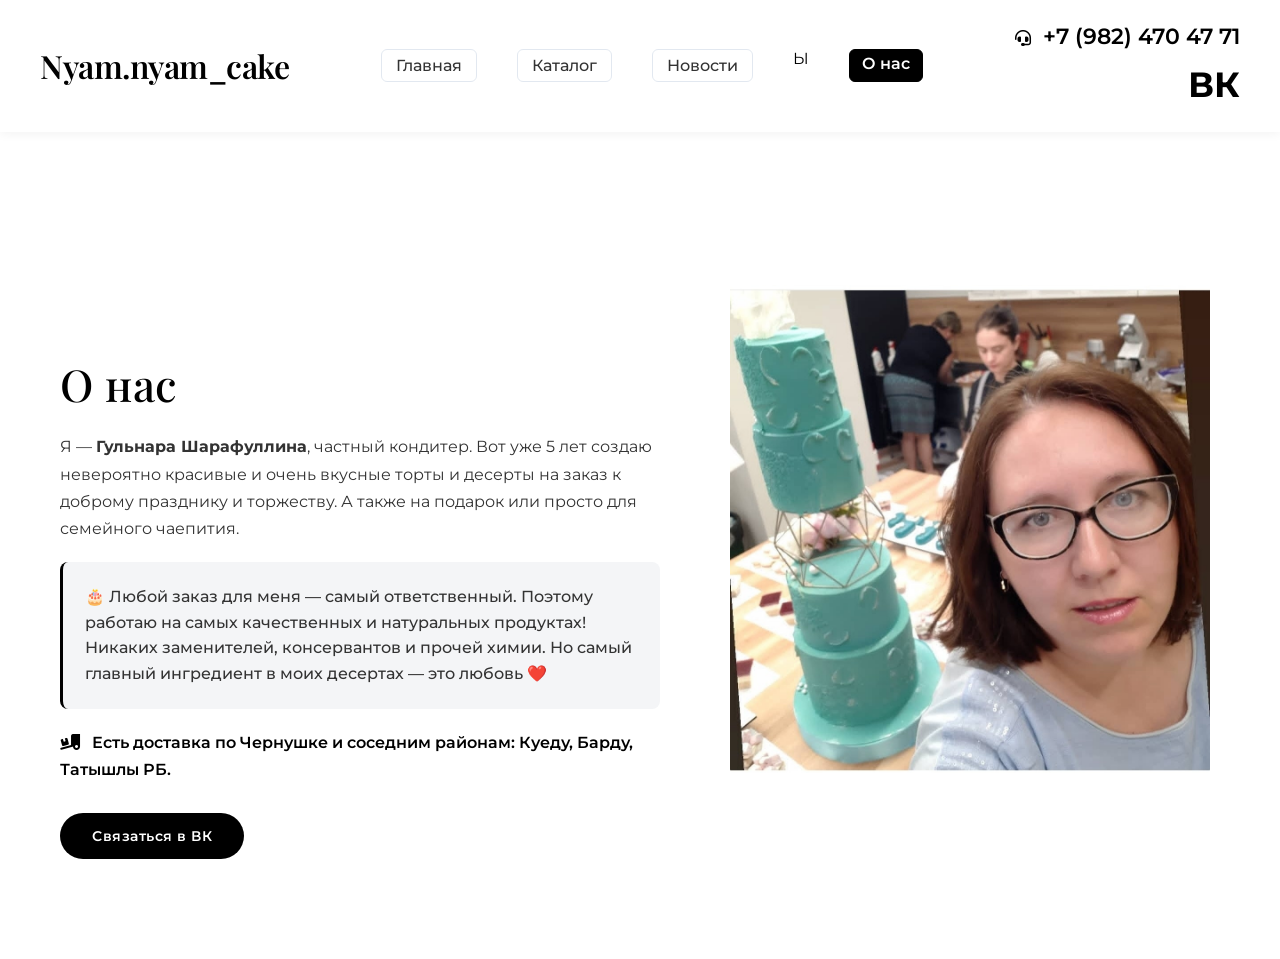
<file: about.html>
<!DOCTYPE html>
<html lang="ru">
<head>
    <meta charset="UTF-8">
    <meta name="viewport" content="width=device-width, initial-scale=1.0">
    <title>Nyam.nyam cake — О нас</title>
    <link rel="preconnect" href="https://fonts.googleapis.com">
    <link rel="preconnect" href="https://fonts.gstatic.com" crossorigin>
    <link href="https://fonts.googleapis.com/css2?family=Montserrat:wght@300;400;500;600;700&family=Playfair+Display:ital,wght@0,400..700;1,400..700&display=swap" rel="stylesheet">
    <link rel="stylesheet" href="https://cdnjs.cloudflare.com/ajax/libs/font-awesome/6.4.0/css/all.min.css">
    
    <link rel="stylesheet" href="css/main.css">
</head>
<body>

    <section class="hero hero-about">
        <header class="header">
            <div class="logo">
                Nyam.nyam_cake
            </div>

            <nav class="nav">
                <a href="index.html" class="nav-bordered">Главная</a>
                <a href="catalog.html" class="nav-bordered">Каталог</a>
                <a href="news.html" class="nav-bordered">Новости</a>Ы
                <a href="about.html" class="active">О нас</a>
            </nav>

            <div class="header-right">
                <div class="contacts">
                    <span class="phone">
                        <i class="fa-solid fa-headset" style="margin-right: 6px; font-size: 16px;"></i> 
                        +7 (982) 470 47 71
                    </span>
                    <div><a href="https://vk.com/nyam.nyam_cake" target="_blank" class="vk-link">ВК</a></div>
                </div>
            </div>
        </header>

        <!-- Двухколоночный контейнер (Текст слева, Фото справа) -->
        <div class="about-grid-container">
            
            <!-- Левая колонка: Текст -->
            <div class="about-content">
                <h1 class="about-title">О нас</h1>
                <div class="about-text-block">
                    <p>Я — <strong>Гульнара Шарафуллина</strong>, частный кондитер. Вот уже 5 лет создаю невероятно красивые и очень вкусные торты и десерты на заказ к доброму празднику и торжеству. А также на подарок или просто для семейного чаепития.</p>
                    
                    <p class="highlight-p">🎂 Любой заказ для меня — самый ответственный. Поэтому работаю на самых качественных и натуральных продуктах! Никаких заменителей, консервантов и прочей химии. Но самый главный ингредиент в моих десертах — это любовь ❤️</p>
                    
                    <p class="delivery-p"><i class="fa-solid fa-truck-ramp-box"></i> Есть доставка по Чернушке и соседним районам: Куеду, Барду, Татышлы РБ.</p>
                </div>
                <a href="https://vk.com/nyam.nyam_cake" target="_blank" class="about-btn">Связаться в ВК</a>
            </div>

            <!-- Правая колонка: Фотография -->
            <div class="about-image-wrapper">
                <img src="img/gulnara.jpg" alt="Гульнара Шарафуллина — Кондитер" class="about-img">
            </div>

        </div>
    </section>

</body>
</html>
</file>
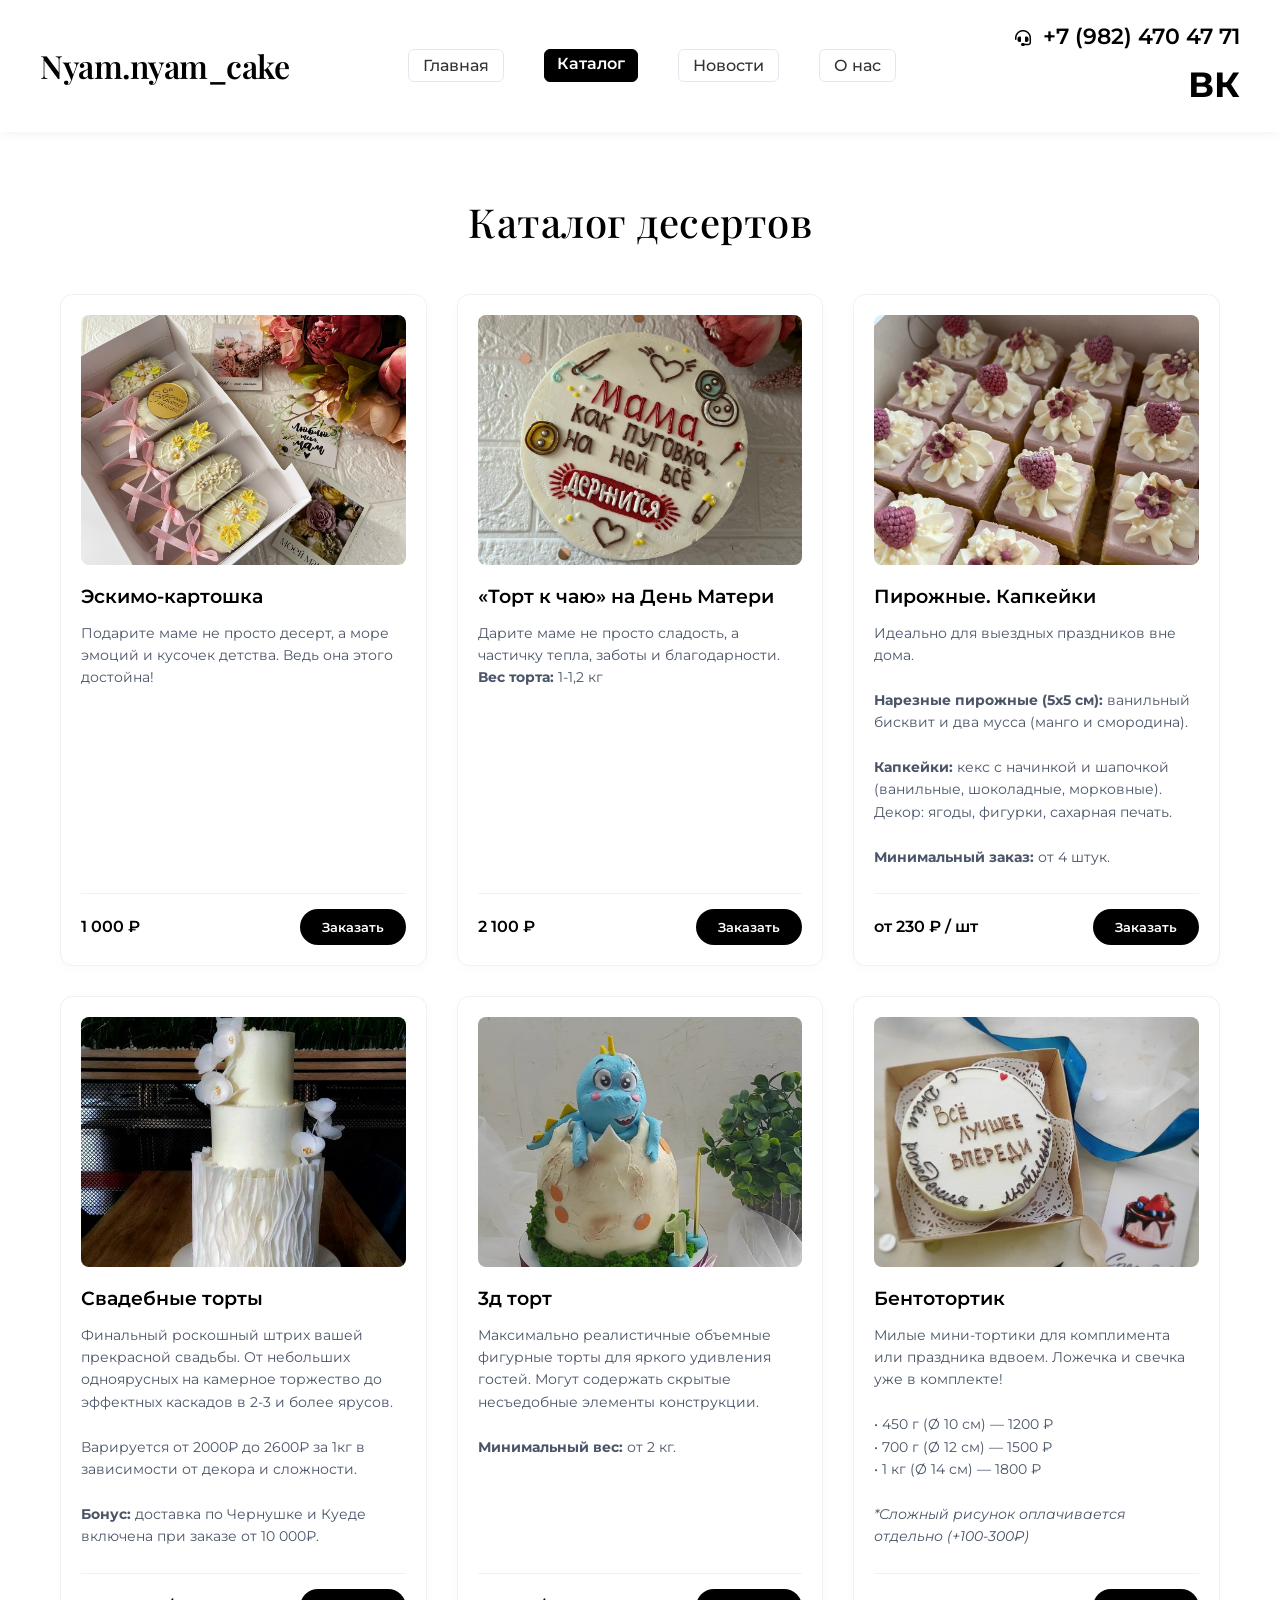
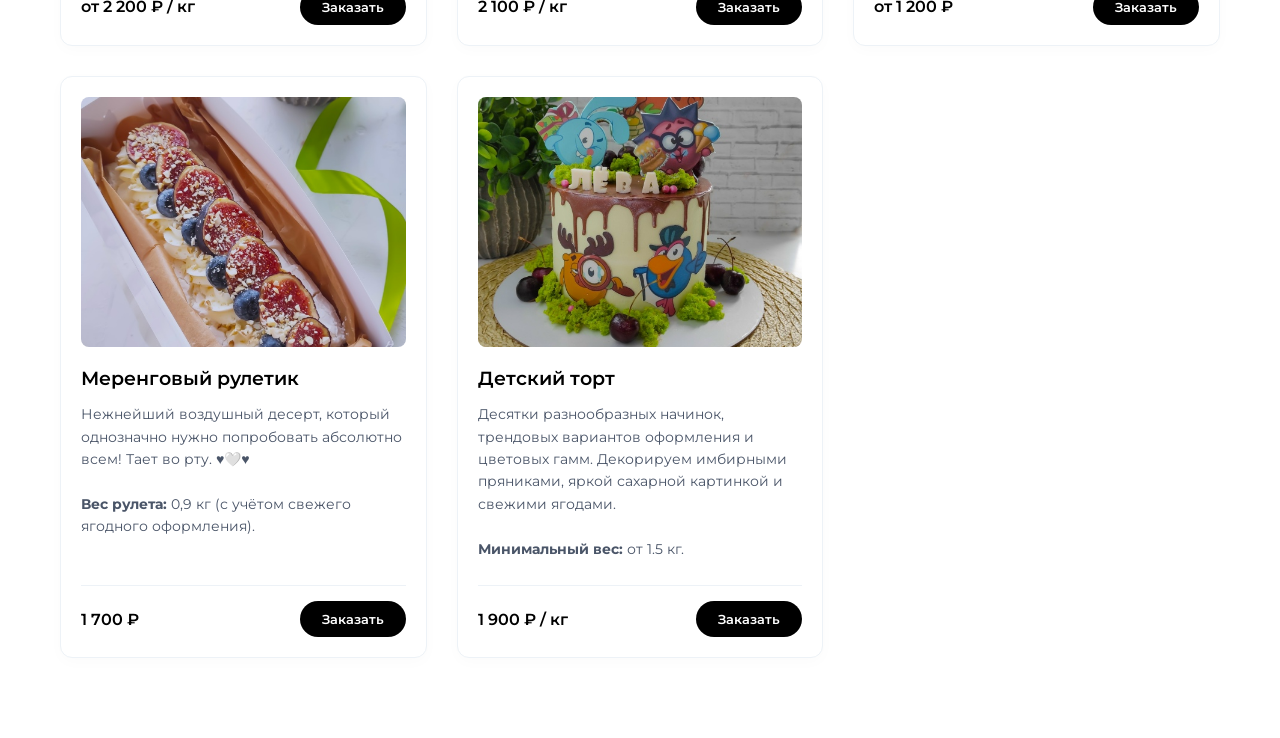
<file: catalog.html>
<!DOCTYPE html>
<html lang="ru">
<head>
    <meta charset="UTF-8">
    <meta name="viewport" content="width=device-width, initial-scale=1.0">
    <title>Nyam.nyam cake — Каталог</title>
    <link rel="preconnect" href="https://fonts.googleapis.com">
    <link rel="preconnect" href="https://fonts.gstatic.com" crossorigin>
    <link href="https://fonts.googleapis.com/css2?family=Montserrat:wght@300;400;500;600;700&family=Playfair+Display:ital,wght@0,400..700;1,400..700&display=swap" rel="stylesheet">
    <link rel="stylesheet" href="https://cdnjs.cloudflare.com/ajax/libs/font-awesome/6.4.0/css/all.min.css">
    
    <link rel="stylesheet" href="css/main.css">
</head>
<body>

    <section class="catalog-page">
        <header class="header">
            <div class="logo">Nyam.nyam_cake</div>

            <nav class="nav">
                <a href="index.html" class="nav-bordered">Главная</a>
                <a href="catalog.html" class="active">Каталог</a>
                <a href="news.html" class="nav-bordered">Новости</a>
                <a href="about.html" class="nav-bordered">О нас</a>
            </nav>

            <div class="header-right">
                <div class="contacts">
                    <span class="phone">
                        <i class="fa-solid fa-headset" style="margin-right: 6px; font-size: 16px;"></i> 
                        +7 (982) 470 47 71
                    </span>
                    <div><a href="https://vk.com/nyam.nyam_cake" target="_blank" class="vk-link">ВК</a></div>
                </div>
            </div>
        </header>

        <div class="catalog-container">
            <h1 class="catalog-main-title">Каталог десертов</h1>
            
            <div class="products-grid">
                
                <div class="product-card">
                    <div class="product-img-wrapper">
                        <img src="img/eskimo.jpg" alt="Эскимо-картошка" class="product-img">
                    </div>
                    <h3 class="product-title">Эскимо-картошка</h3>
                    <p class="product-desc">Подарите маме не просто десерт, а море эмоций и кусочек детства. Ведь она этого достойна!</p>
                    <div class="product-footer">
                        <span class="product-price">1 000 ₽</span>
                        <a href="https://vk.com/nyam.nyam_cake" target="_blank" class="order-btn">Заказать</a>
                    </div>
                </div>

                <div class="product-card">
                    <div class="product-img-wrapper">
                        <img src="img/mother-day-cake.jpg" alt="Торт к чаю на День Матери" class="product-img">
                    </div>
                    <h3 class="product-title">«Торт к чаю» на День Матери</h3>
                    <p class="product-desc">Дарите маме не просто сладость, а частичку тепла, заботы и благодарности.<br><strong>Вес торта:</strong> 1-1,2 кг</p>
                    <div class="product-footer">
                        <span class="product-price">2 100 ₽</span>
                        <a href="https://vk.com/nyam.nyam_cake" target="_blank" class="order-btn">Заказать</a>
                    </div>
                </div>

                <div class="product-card">
                    <div class="product-img-wrapper">
                        <img src="img/cupcakes.jpg" alt="Пирожные и капкейки" class="product-img">
                    </div>
                    <h3 class="product-title">Пирожные. Капкейки</h3>
                    <p class="product-desc">Идеально для выездных праздников вне дома. <br><br>
                    <strong>Нарезные пирожные (5х5 см):</strong> ванильный бисквит и два мусса (манго и смородина).<br><br>
                    <strong>Капкейки:</strong> кекс с начинкой и шапочкой (ванильные, шоколадные, морковные). Декор: ягоды, фигурки, сахарная печать.<br><br>
                    <strong>Минимальный заказ:</strong> от 4 штук.</p>
                    <div class="product-footer">
                        <span class="product-price">от 230 ₽ / шт</span>
                        <a href="https://vk.com/nyam.nyam_cake" target="_blank" class="order-btn">Заказать</a>
                    </div>
                </div>

                <div class="product-card">
                    <div class="product-img-wrapper">
                        <img src="img/wedding-cakes.jpg" alt="Свадебные торты" class="product-img">
                    </div>
                    <h3 class="product-title">Свадебные торты</h3>
                    <p class="product-desc">Финальный роскошный штрих вашей прекрасной свадьбы. От небольших одноярусных на камерное торжество до эффектных каскадов в 2-3 и более ярусов.<br><br>
                    Варируется от 2000₽ до 2600₽ за 1кг в зависимости от декора и сложности.<br><br>
                    <strong>Бонус:</strong> доставка по Чернушке и Куеде включена при заказе от 10 000₽.</p>
                    <div class="product-footer">
                        <span class="product-price">от 2 200 ₽ / кг</span>
                        <a href="https://vk.com/nyam.nyam_cake" target="_blank" class="order-btn">Заказать</a>
                    </div>
                </div>

                <div class="product-card">
                    <div class="product-img-wrapper">
                        <img src="img/3d-cakes.jpg" alt="3д торты" class="product-img">
                    </div>
                    <h3 class="product-title">3д торт</h3>
                    <p class="product-desc">Максимально реалистичные объемные фигурные торты для яркого удивления гостей. Могут содержать скрытые несъедобные элементы конструкции.<br><br>
                    <strong>Минимальный вес:</strong> от 2 кг.</p>
                    <div class="product-footer">
                        <span class="product-price">2 100 ₽ / кг</span>
                        <a href="https://vk.com/nyam.nyam_cake" target="_blank" class="order-btn">Заказать</a>
                    </div>
                </div>

                <div class="product-card">
                    <div class="product-img-wrapper">
                        <img src="img/bento-cakes.jpg" alt="Бентотортики" class="product-img">
                    </div>
                    <h3 class="product-title">Бентотортик</h3>
                    <p class="product-desc">Милые мини-тортики для комплимента или праздника вдвоем. Ложечка и свечка уже в комплекте!<br><br>
                    • 450 г (Ø 10 см) — 1200 ₽<br>
                    • 700 г (Ø 12 см) — 1500 ₽<br>
                    • 1 кг (Ø 14 см) — 1800 ₽<br><br>
                    <em>*Сложный рисунок оплачивается отдельно (+100-300₽)</em></p>
                    <div class="product-footer">
                        <span class="product-price">от 1 200 ₽</span>
                        <a href="https://vk.com/nyam.nyam_cake" target="_blank" class="order-btn">Заказать</a>
                    </div>
                </div>

                <div class="product-card">
                    <div class="product-img-wrapper">
                        <img src="img/meringue-roll.jpg" alt="Меренговый рулет" class="product-img">
                    </div>
                    <h3 class="product-title">Меренговый рулетик</h3>
                    <p class="product-desc">Нежнейший воздушный десерт, который однозначно нужно попробовать абсолютно всем! Тает во рту. ♥️🤍♥️<br><br>
                    <strong>Вес рулета:</strong> 0,9 кг (с учётом свежего ягодного оформления).</p>
                    <div class="product-footer">
                        <span class="product-price">1 700 ₽</span>
                        <a href="https://vk.com/nyam.nyam_cake" target="_blank" class="order-btn">Заказать</a>
                    </div>
                </div>

                <div class="product-card">
                    <div class="product-img-wrapper">
                        <img src="img/kids-cake.jpg" alt="Детский торт" class="product-img">
                    </div>
                    <h3 class="product-title">Детский торт</h3>
                    <p class="product-desc">Десятки разнообразных начинок, трендовых вариантов оформления и цветовых гамм. Декорируем имбирными пряниками, яркой сахарной картинкой и свежими ягодами.<br><br>
                    <strong>Минимальный вес:</strong> от 1.5 кг.</p>
                    <div class="product-footer">
                        <span class="product-price">1 900 ₽ / кг</span>
                        <a href="https://vk.com/nyam.nyam_cake" target="_blank" class="order-btn">Заказать</a>
                    </div>
                </div>

            </div>
        </div>
    </section>

</body>
</html>
</file>
<file: css/main.css>
* {
    margin: 0;
    padding: 0;
    box-sizing: border-box;
}

body {
    font-family: 'Montserrat', sans-serif;
    color: #000000;
    background-color: #f5f5f5;
    overflow-x: hidden;
}

/* Главный экран */
.hero {
    position: relative;
    width: 100%;
    height: 100vh;
    min-height: 750px;
    background: url('../img/cake.jpg') no-repeat center center;
    background-size: cover;
    display: flex;
    flex-direction: column;
    
    justify-content: flex-end; 
    
    padding: 40px 60px;
}

.hero::before {
    content: '';
    position: absolute;
    top: 0; left: 0; right: 0; bottom: 0;
    background: rgba(255, 255, 255, 0.05);
    z-index: 1;
}

.header, .hero-content {
    position: relative;
    z-index: 2;
}

/* ==========================================================================
   АДАПТИВНАЯ ШАПКА САЙТА (ДЛЯ ПК И МОБИЛЬНЫХ)
   ========================================================================== */
.header {
    position: fixed;
    top: 0;
    left: 0;
    width: 100%;
    background: rgba(255, 255, 255, 0.95);
    backdrop-filter: blur(10px); /* Красивое размытие заднего фона при скролле */
    box-shadow: 0 2px 10px rgba(0, 0, 0, 0.05);
    display: flex;
    justify-content: space-between;
    align-items: center;
    padding: 20px 40px;
    z-index: 1000;
    box-sizing: border-box;
    transition: all 0.3s ease;
}

.logo {
    font-family: 'Playfair Display', serif;
    font-size: 24px;
    font-weight: 700;
    color: #000000;
}

.nav {
    display: flex;
    gap: 20px;
}

.nav-bordered, .nav a {
    font-family: 'Montserrat', sans-serif;
    font-size: 14px;
    font-weight: 500;
    color: #333333;
    text-decoration: none;
    padding: 8px 16px;
    border-radius: 20px;
    transition: all 0.2s ease;
}

.nav a.active, .nav .active {
    background-color: #000000;
    color: #ffffff !important;
}

.header-right {
    display: flex;
    align-items: center;
}

.contacts {
    display: flex;
    flex-direction: column;
    align-items: flex-end;
    gap: 4px;
    font-family: 'Montserrat', sans-serif;
}

.phone {
    font-size: 14px;
    font-weight: 600;
    color: #000000;
    white-space: nowrap;
}

.vk-link {
    font-size: 14px;
    font-weight: 700;
    color: #49719a;
    text-decoration: none;
}

/* 📱 МОБИЛЬНЫЕ СТИЛИ (для экранов меньше 768px) */
@media (max-width: 768px) {
    .header {
        flex-direction: column; /* Выстраиваем логотип, меню и контакты друг под другом */
        gap: 12px;
        padding: 15px;
    }

    .logo {
        font-size: 20px;
    }

    .nav {
        gap: 8px;
        width: 100%;
        justify-content: center;
        flex-wrap: wrap; /* Если ссылки не влезают, они мягко перенесутся на новую строку */
    }

    .nav-bordered, .nav a {
        font-size: 12px;
        padding: 6px 12px;
    }

    .contacts {
        align-items: center; /* Центрируем телефон и ВК на мобилках */
        margin-top: 5px;
    }
    
    .phone {
        font-size: 13px;
    }
}
/* Логотип — крупный и весомый */
.logo {
    font-family: 'Playfair Display', serif;
    font-size: 32px; 
    line-height: 1.1;
    font-weight: 600;
    letter-spacing: -0.5px;
    color: #000000;
    white-space: nowrap;
}

/* Навигация — крупные заметные ссылки */
.nav {
    display: flex;
    justify-content: center;
    gap: 40px;
}

.nav a {
    color: #000000;
    text-decoration: none;
    font-size: 20px; 
    font-weight: 500;
    transition: opacity 0.3s ease;
    white-space: nowrap;
}

.nav a:hover {
    opacity: 0.6;
}

/* Блок контактов */
.header-right {
    display: flex;
    align-items: center;
}

.contacts {
    font-size: 15px;
    text-align: left;
    line-height: 1.5;
    color: #000000;
}

.phone {
    font-size: 22px; /* Крупный и заметный номер телефона */
    font-weight: 600;
    display: block;
    margin-bottom: 2px;
    color: #000000;
    white-space: nowrap;
}

.vk-link {
    color: #000000;
    text-decoration: none;
    font-size: 35px;
    transition: opacity 0.3s ease;
}

.vk-link:hover {
    opacity: 0.6;
}

/* Правый блок интерфейса с иконками (Поиск, Юзер, Корзина) */
.header-icons {
    display: flex;
    align-items: center;
    gap: 25px; /* Расстояние между иконками */
    margin-left: 10px;
}

.header-icons a {
    color: #000000;
    font-size: 24px; /* Крупный размер иконок интерфейса */
    transition: opacity 0.3s ease;
    text-decoration: none;
}

.header-icons a:hover {
    opacity: 0.6;
}

/* Главный контент (Заголовок внизу) */
.hero-content {
    max-width: 800px;
    margin-bottom: 40px;
}

h1 {
    font-family: 'Playfair Display', serif;
    font-size: 64px;
    font-weight: 400;
    line-height: 1.1;
    margin-bottom: 25px;
    letter-spacing: 0.5px;
    color: #000000;
}

.catalog-btn {
    display: inline-block;
    color: #000000;
    text-decoration: none;
    font-size: 15px;
    font-weight: 500;
    text-transform: uppercase;
    letter-spacing: 1px;
    border-bottom: 2px solid #000000;
    padding-bottom: 5px;
    transition: opacity 0.3s ease;
}

.catalog-btn:hover {
    opacity: 0.6;
}

/* Планшетная адаптация */
@media (max-width: 1200px) {
    .header {
        gap: 20px;
    }
    .nav a {
        font-size: 18px;
    }
    .phone {
        font-size: 19px;
    }
}
/* ==========================================================================
   Блок "Почему выбирают нас"
   ========================================================================== */

.features-section {
    padding: 100px 60px;
    background-color: #f8f9fa; /* Мягкий светлый фон */
    text-align: center;
}

/* Заголовок секции */
.features-title {
    font-family: 'Montserrat', sans-serif;
    font-size: 36px;
    font-weight: 600;
    color: #212529;
    margin-bottom: 50px;
    letter-spacing: -0.5px;
}

/* Контейнер для карточек (гибкая сетка) */
.features-container {
    display: flex;
    justify-content: center;
    gap: 30px;
    max-width: 1200px;
    margin: 0 auto;
    flex-wrap: wrap; 
}

/* Стили самой карточки */
.feature-card {
    background: #ffffff;
    border-radius: 12px;
    padding: 40px 30px;
    flex: 1;
    min-width: 280px;
    max-width: 360px;
    box-shadow: 0 4px 20px rgba(0, 0, 0, 0.03);
    display: flex;
    flex-direction: column;
    align-items: center;
    text-align: center;
    transition: transform 0.3s ease, box-shadow 0.3s ease;
}

.feature-card:hover {
    transform: translateY(-5px);
    box-shadow: 0 8px 30px rgba(0, 0, 0, 0.06);
}

/* Иконки преимуществ */
.feature-icon {
    font-size: 40px;
    color: #6c757d; /* Спокойный графитовый цвет для иконок */
    margin-bottom: 20px;
    height: 60px;
    display: flex;
    align-items: center;
    justify-content: center;
}

/* Название преимущества */
.feature-name {
    font-family: 'Montserrat', sans-serif;
    font-size: 20px;
    font-weight: 600;
    color: #212529;
    margin-bottom: 15px;
}

/* Описание */
.feature-text {
    font-family: 'Montserrat', sans-serif;
    font-size: 14px;
    line-height: 1.6;
    color: #6c757d;
    font-weight: 400;
}


@media (max-width: 992px) {
    .features-section {
        padding: 60px 30px;
    }
    .features-title {
        font-size: 28px;
        margin-bottom: 35px;
    }
    .feature-card {
        padding: 30px 20px;
    }
}
/* ==========================================================================
   Блок "Как мы работаем"
   ========================================================================== */

.workflow-section {
    padding: 120px 60px;
    background-color: #929ec4; /* Тот самый лавандово-сиреневый оттенок */
    
    /* Добавляем декоративные ягоды в правый верхний угол как на макете */
    background-image: url('../img/raspberries-decor.png'); 
    background-repeat: no-repeat;
    background-position: right top;
    background-size: auto 80%; /* Картинка займет 80% высоты блока */
    
    position: relative;
    text-align: center;
}

/* Белый заголовок секции */
.workflow-title {
    font-family: 'Montserrat', sans-serif;
    font-size: 38px;
    font-weight: 600;
    color: #ffffff;
    margin-bottom: 70px;
    letter-spacing: -0.5px;
}

/* Сетка для трех шагов */
.workflow-container {
    display: flex;
    justify-content: center;
    align-items: flex-start;
    gap: 50px;
    max-width: 1200px;
    margin: 0 auto;
    flex-wrap: wrap;
}

/* Колонка отдельного шага */
.workflow-step {
    flex: 1;
    min-width: 280px;
    max-width: 350px;
    text-align: left; /* Текст внутри колонок выровнен по левому краю */
}

/* Название шага */
.step-name {
    font-family: 'Montserrat', sans-serif;
    font-size: 22px;
    font-weight: 600;
    color: #ffffff;
    margin-bottom: 20px;
}

/* Описание шага */
.step-text {
    font-family: 'Montserrat', sans-serif;
    font-size: 14px;
    line-height: 1.6;
    color: rgba(255, 255, 255, 0.9); /* Мягкий белый цвет для лучшей читаемости */
    font-weight: 400;
}

/* Особенный стиль для ссылки-телефона внутри текста */
.workflow-link {
    color: #ffffff;
    text-decoration: underline;
    font-weight: 500;
    transition: opacity 0.3s ease;
}

.workflow-link:hover {
    opacity: 0.8;
}

/* Адаптивность под планшеты и мобильные устройства */
@media (max-width: 992px) {
    .workflow-section {
        padding: 70px 30px;
        background-size: 150px auto; /* Уменьшаем декоративные ягоды на мобильных */
    }
    .workflow-title {
        font-size: 30px;
        margin-bottom: 40px;
    }
    .workflow-container {
        gap: 35px;
    }
    .workflow-step {
        max-width: 100%; /* На смартфонах шаги встанут строго друг под другом на всю ширину */
    }
}
/* Общие стили для ссылок в меню */
.menu a {
    text-decoration: none;
    color: #000000;
    font-family: 'Montserrat', sans-serif;
    font-size: 16px;
    font-weight: 500;
    padding: 6px 12px; /* Внутренние отступы, чтобы рамка не прилипала к тексту */
    border: 1px solid transparent; /* Прозрачная рамка по умолчанию, чтобы текст не прыгал */
    border-radius: 4px; /* Легкое скругление углов */
    transition: all 0.2s ease-in-out;
}

/* Эффект при наведении на любую ссылку */
.menu a:hover {
    border-color: rgba(0, 0, 0, 0.4);
}

/* Активный пункт меню (выделение рамкой) */
.menu a.active {
    border: 1.5px solid #000000; /* Четкая черная рамка как на макете */
    font-weight: 600; /* Можно сделать текст чуть плотнее для акцента */
    pointer-events: none; /* Отключаем кликабельность по активной ссылке */
}
/* Стили для активного пункта меню с рамкой */
.nav a.active {
    border: 1.5px solid #000000;
    border-radius: 6px;
    padding: 4px 12px;
    font-weight: 600;
    pointer-events: none; /* Чтобы нельзя было кликать по вкладке, на которой уже находишься */
}

/* На главной странице у ссылок нет рамки, добавим им невидимую границу, чтобы текст не прыгал */
.nav a {
    border: 1.5px solid transparent;
    padding: 4px 12px;
    border-radius: 6px;
    transition: all 0.2s ease;
}

.nav a:hover {
    border-color: rgba(0, 0, 0, 0.2);
    opacity: 1;
}
/* ==========================================================================
   Стили для страницы "О мне" (без торта на фоне)
   ========================================================================== */

/* Отключаем картинку и градиентную вуаль, ставим чистый кондитерский фон */
.hero-about {
    background: #fdfdfd !important; /* Чистый мягкий белый фон */
}

.hero-about::before {
    display: none !important; /* Полностью убираем затемняющий фильтр */
}

/* Контейнер для текста */
.about-content {
    max-width: 750px;
    margin-top: 160px; /* Чтобы текст не залезал под шапку */
    margin-bottom: auto; /* Центрируем по вертикали */
    position: relative;
    z-index: 2;
}

/* Заголовок страницы */
.about-title {
    font-family: 'Playfair Display', serif;
    font-size: 48px;
    font-weight: 500;
    color: #000000;
    margin-bottom: 30px;
}

/* Текстовые абзацы */
.about-text-block p {
    font-family: 'Montserrat', sans-serif;
    font-size: 18px;
    line-height: 1.7;
    color: #212529;
    margin-bottom: 20px;
}

/* Выделенный абзац про качество и любовь */
.about-text-block .highlight-p {
    font-size: 19px;
    font-weight: 500;
    background-color: #f3f4f6; /* Легкая серая плашка для акцента */
    padding: 20px;
    border-radius: 8px;
    border-left: 4px solid #000000;
}

/* Строка доставки */
.about-text-block .delivery-p {
    font-weight: 600;
    color: #000000;
}

.about-text-block .delivery-p i {
    margin-right: 8px;
}

/* Большая заметная кнопка для связи */
.about-btn {
    display: inline-block;
    background-color: #000000;
    color: #ffffff;
    text-decoration: none;
    font-family: 'Montserrat', sans-serif;
    font-size: 15px;
    font-weight: 600;
    letter-spacing: 0.5px;
    padding: 15px 35px;
    border-radius: 30px;
    margin-top: 15px;
    transition: transform 0.2s ease, opacity 0.2s ease;
}

.about-btn:hover {
    opacity: 0.8;
    transform: translateY(-2px);
}

/* Оптимизация под мобильные телефоны */
@media (max-width: 768px) {
    .about-content {
        margin-top: 140px;
        padding: 0 10px;
    }
    .about-title {
        font-size: 36px;
    }
    .about-text-block p {
        font-size: 16px;
    }
    .about-text-block .highlight-p {
        font-size: 16px;
        padding: 15px;
    }
}
/* ==========================================================================
   Страница "О мне" с двухколоночным макетом (Текст + Фото)
   ========================================================================== */

.hero-about {
    background: #ffffff !important; /* Чистый белый фон как на макете */
    height: auto !important; /* Позволяем контенту растягивать страницу вниз */
    min-height: 100vh;
}

.hero-about::before {
    display: none !important; /* Убираем полупрозрачную вуаль */
}

/* Главная двухколоночная сетка */
.about-grid-container {
    display: grid;
    grid-template-columns: 1.2fr 1fr; /* Левая колонка под текст чуть шире правой */
    gap: 60px;
    align-items: center; /* Выравнивание по центру вертикали */
    max-width: 1200px;
    margin: 160px auto 60px auto; /* Отступ сверху, чтобы не упереться в шапку */
    width: 100%;
}

/* Блок с текстом */
.about-content {
    text-align: left;
}

.about-title {
    font-family: 'Playfair Display', serif;
    font-size: 44px;
    font-weight: 500;
    color: #000000;
    margin-bottom: 25px;
}

.about-text-block p {
    font-family: 'Montserrat', sans-serif;
    font-size: 16px;
    line-height: 1.7;
    color: #333333;
    margin-bottom: 20px;
}

/* Серая плашка для важного текста */
.about-text-block .highlight-p {
    background-color: #f4f5f7;
    padding: 22px;
    border-radius: 8px;
    border-left: 3px solid #000000;
    font-size: 16px;
    line-height: 1.6;
}

.about-text-block .delivery-p {
    font-weight: 600;
    color: #000000;
}

/* Черная кнопка-овал */
.about-btn {
    display: inline-block;
    background-color: #000000;
    color: #ffffff;
    text-decoration: none;
    font-family: 'Montserrat', sans-serif;
    font-size: 14px;
    font-weight: 600;
    padding: 14px 32px;
    border-radius: 25px;
    margin-top: 10px;
    transition: all 0.2s ease;
}

.about-btn:hover {
    opacity: 0.8;
    transform: translateY(-1px);
}

/* Правая колонка: обертка и само фото */
.about-image-wrapper {
    display: flex;
    justify-content: center;
    width: 100%;
}

.about-img {
    width: 100%;
    max-width: 480px; /* Ограничиваем максимальную ширину фото */
    height: auto;
    object-fit: cover;
    border-radius: 4px; /* Легкое, почти незаметное скругление углов */
}

/* Адаптивность для планшетов и мобильных телефонов */
@media (max-width: 992px) {
    .about-grid-container {
        grid-template-columns: 1fr; 
        gap: 40px;
        margin-top: 120px;
        padding: 0 20px;
    }
    
    .about-image-wrapper {
        order: 2; 
    }
    
    .about-content {
        order: 1; 
    }

    .about-img {
        max-width: 100%;
    }
}
/* Общие базовые стили для всех ссылок в меню */
.nav a {
    text-decoration: none;
    color: #000000;
    font-family: 'Montserrat', sans-serif;
    font-size: 16px;
    font-weight: 500;
    padding: 6px 14px;
    border-radius: 6px;
    display: inline-block;
    transition: all 0.2s ease-in-out;
}

/* Стандартная серая рамка для обычных вкладок */
.nav a.nav-bordered {
    border: 1px solid #e2e8f0; /* Легкая серая обводка как на макете */
    color: #333333;
}

/* Эффект при наведении на обычную вкладку */
.nav a.nav-bordered:hover {
    border-color: #a0aec0;
    color: #000000;
}

/* Активная вкладка (Главная или О мне) — четкая черная рамка */
.nav a.active {
    border: 1.5px solid #000000; /* Более плотная черная рамка */
    font-weight: 600;
    color: #000000;
    pointer-events: none; /* Отключаем клик по уже открытой странице */
}
/* ==========================================================================
   11. СТРАНИЦА НОВОСТЕЙ
   ========================================================================== */
.news-page {
    background: #ffffff !important;
    min-height: 100vh;
    padding-top: 140px;
}

.news-container {
    max-width: 1200px;
    margin: 0 auto;
    padding: 40px 20px 80px 20px;
}

.news-main-title {
    font-family: 'Playfair Display', serif;
    font-size: 40px;
    font-weight: 500;
    color: #000000;
    margin-bottom: 50px;
    text-align: center;
}

/* Сетка карточек блогов */
.news-grid {
    display: grid;
    grid-template-columns: repeat(auto-fill, minmax(340px, 1fr));
    gap: 40px;
}

.news-card {
    background: #ffffff;
    border: 1px solid #e2e8f0;
    border-radius: 12px;
    overflow: hidden;
    display: flex;
    flex-direction: column;
    box-shadow: 0 4px 15px rgba(0,0,0,0.01);
    transition: transform 0.3s ease, box-shadow 0.3s ease;
}

.news-card:hover {
    transform: translateY(-5px);
    box-shadow: 0 12px 30px rgba(0,0,0,0.06);
}

/* Обертка картинки и плашки-категории */
.news-img-wrapper {
    width: 100%;
    height: 220px;
    position: relative;
    background-color: #f7fafc;
}

.news-img {
    width: 100%;
    height: 100%;
    object-fit: cover;
}

/* Разноцветные плашки-теги поверх картинок */
.news-badge {
    position: absolute;
    top: 15px;
    left: 15px;
    padding: 5px 14px;
    border-radius: 20px;
    font-family: 'Montserrat', sans-serif;
    font-size: 11px;
    font-weight: 600;
    text-transform: uppercase;
    letter-spacing: 0.5px;
    color: #ffffff;
}

.news-badge.alert { background-color: #e53e3e; } /* Красный */
.news-badge.new { background-color: #38a169; }   /* Зеленый */
.news-badge.info { background-color: #3182ce; }  /* Синий */

/* Текстовая начинка новости */
.news-body {
    padding: 25px;
    display: flex;
    flex-direction: column;
    flex-grow: 1;
}

.news-date {
    font-family: 'Montserrat', sans-serif;
    font-size: 12px;
    color: #a0aec0;
    margin-bottom: 12px;
    display: block;
}

.news-date i {
    margin-right: 5px;
}

.news-title {
    font-family: 'Montserrat', sans-serif;
    font-size: 18px;
    font-weight: 600;
    color: #000000;
    line-height: 1.4;
    margin-bottom: 12px;
}

.news-text {
    font-family: 'Montserrat', sans-serif;
    font-size: 14px;
    line-height: 1.6;
    color: #4a5568;
    margin-bottom: 20px;
    flex-grow: 1;
}

/* Ссылка внизу новости */
.news-link {
    font-family: 'Montserrat', sans-serif;
    font-size: 13px;
    font-weight: 600;
    color: #000000;
    text-decoration: none;
    align-self: flex-start;
    border-bottom: 1px solid transparent;
    transition: border-color 0.2s ease, opacity 0.2s ease;
}

.news-link:hover {
    opacity: 0.7;
    border-color: #000000;
}

/* Адаптивность под смартфоны */
@media (max-width: 768px) {
    .news-main-title { font-size: 30px; margin-bottom: 30px; }
    .news-grid { gap: 25px; }
    .news-body { padding: 20px; }
}
/* ==========================================================================
   9. СТРАНИЦА КАТАЛОГА (ИСПРАВЛЕННАЯ СЕТКА)
   ========================================================================== */
.catalog-page {
    background: #ffffff !important;
    min-height: 100vh;
    padding-top: 160px; /* Увеличили отступ, чтобы шапка не перекрывала заголовок */
}

.catalog-container {
    max-width: 1200px;
    margin: 0 auto;
    padding: 40px 20px 80px 20px;
    width: 100%;
}

.catalog-main-title {
    font-family: 'Playfair Display', serif;
    font-size: 40px;
    font-weight: 500;
    color: #000000;
    margin-bottom: 50px;
    text-align: center;
}

/* Жесткая сетка: автоматические колонки, которые не дадут картинкам сжать соседей */
.products-grid {
    display: grid;
    grid-template-columns: repeat(auto-fill, minmax(300px, 1fr));
    gap: 30px;
    width: 100%;
}

/* Карточка товара */
.product-card {
    background: #ffffff;
    border: 1px solid #edf2f7;
    border-radius: 12px;
    padding: 20px;
    display: flex;
    flex-direction: column;
    transition: transform 0.3s ease, box-shadow 0.3s ease;
    box-shadow: 0 4px 15px rgba(0, 0, 0, 0.02);
    overflow: hidden; /* Чтобы картинка не вылезала за края */
}

.product-card:hover {
    transform: translateY(-5px);
    box-shadow: 0 12px 25px rgba(0, 0, 0, 0.06);
}

/* Ограничитель высоты для фото тортов */
.product-img-wrapper {
    width: 100%;
    height: 250px; /* Фиксированная высота для всех фото */
    background-color: #f7fafc;
    border-radius: 8px;
    overflow: hidden;
    margin-bottom: 20px;
}

/* Принудительное масштабирование картинок кондитерских изделий */
.product-img {
    width: 100% !important;
    height: 100% !important;
    object-fit: cover !important; /* Обрезает фото по размеру рамки без искажения пропорций */
    display: block;
}

/* Текст внутри карточки */
.product-title {
    font-family: 'Montserrat', sans-serif;
    font-size: 19px;
    font-weight: 600;
    color: #000000;
    margin-bottom: 12px;
    line-height: 1.3;
}

.product-desc {
    font-family: 'Montserrat', sans-serif;
    font-size: 14px;
    line-height: 1.6;
    color: #4a5568;
    margin-bottom: 25px;
    flex-grow: 1; /* Выравнивает кнопки заказа по одной линии */
}

/* Подвал карточки */
.product-footer {
    display: flex;
    justify-content: space-between;
    align-items: center;
    border-top: 1px solid #edf2f7;
    padding-top: 15px;
    margin-top: auto;
}

.product-price {
    font-family: 'Montserrat', sans-serif;
    font-size: 16px;
    font-weight: 600;
    color: #000000;
}

.order-btn {
    display: inline-block;
    background-color: #000000;
    color: #ffffff;
    text-decoration: none;
    font-family: 'Montserrat', sans-serif;
    font-size: 13px;
    font-weight: 600;
    padding: 10px 22px;
    border-radius: 20px;
    transition: background-color 0.2s ease;
}

.order-btn:hover {
    background-color: #333333;
}
</file>
